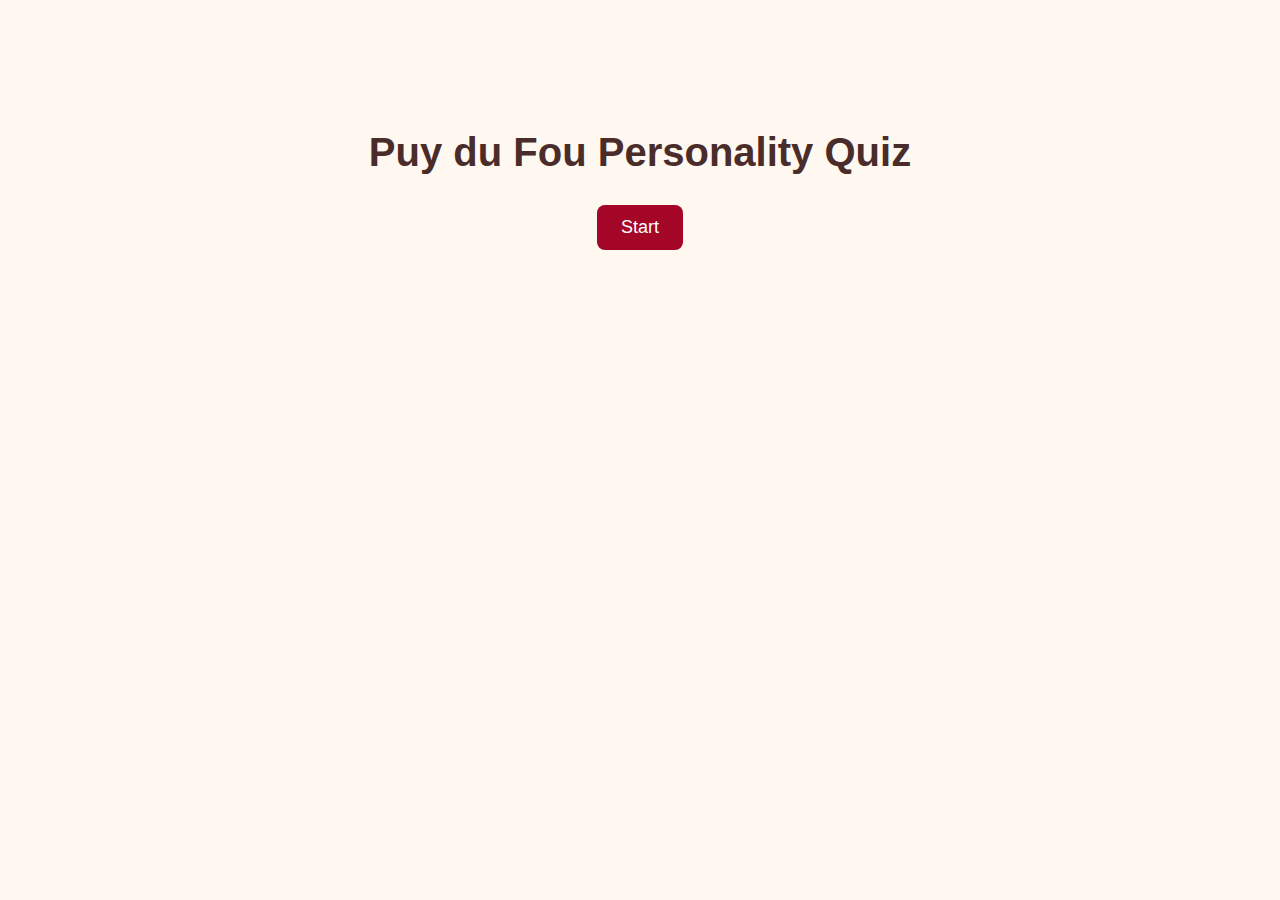
<file: index.html>
<!DOCTYPE html>
<html lang="en">
<head>
  <meta charset="UTF-8" />
  <meta name="viewport" content="width=device-width, initial-scale=1.0"/>
  <title>Puy du Fou Personality Quiz</title>
  <link rel="stylesheet" href="style.css" />
  <style>
    body {
      background-color: #fef8f0;
      font-family: 'Arial', sans-serif;
      text-align: center;
      padding-top: 100px;
    }

    h1 {
      font-size: 2.5em;
      color: #4a2c2a;
      margin-bottom: 30px;
    }

    .start-btn {
      font-size: 18px;
      padding: 12px 24px;
      background-color: #a40628;
      color: white;
      border: none;
      border-radius: 8px;
      cursor: pointer;
    }

    .start-btn:hover {
      background-color: #85051f;
    }
  </style>
</head>
<body>
  <h1>Puy du Fou Personality Quiz</h1>
  <button class="start-btn" onclick="window.location.href='start.html'">Start</button>
</body>
</html>
</file>
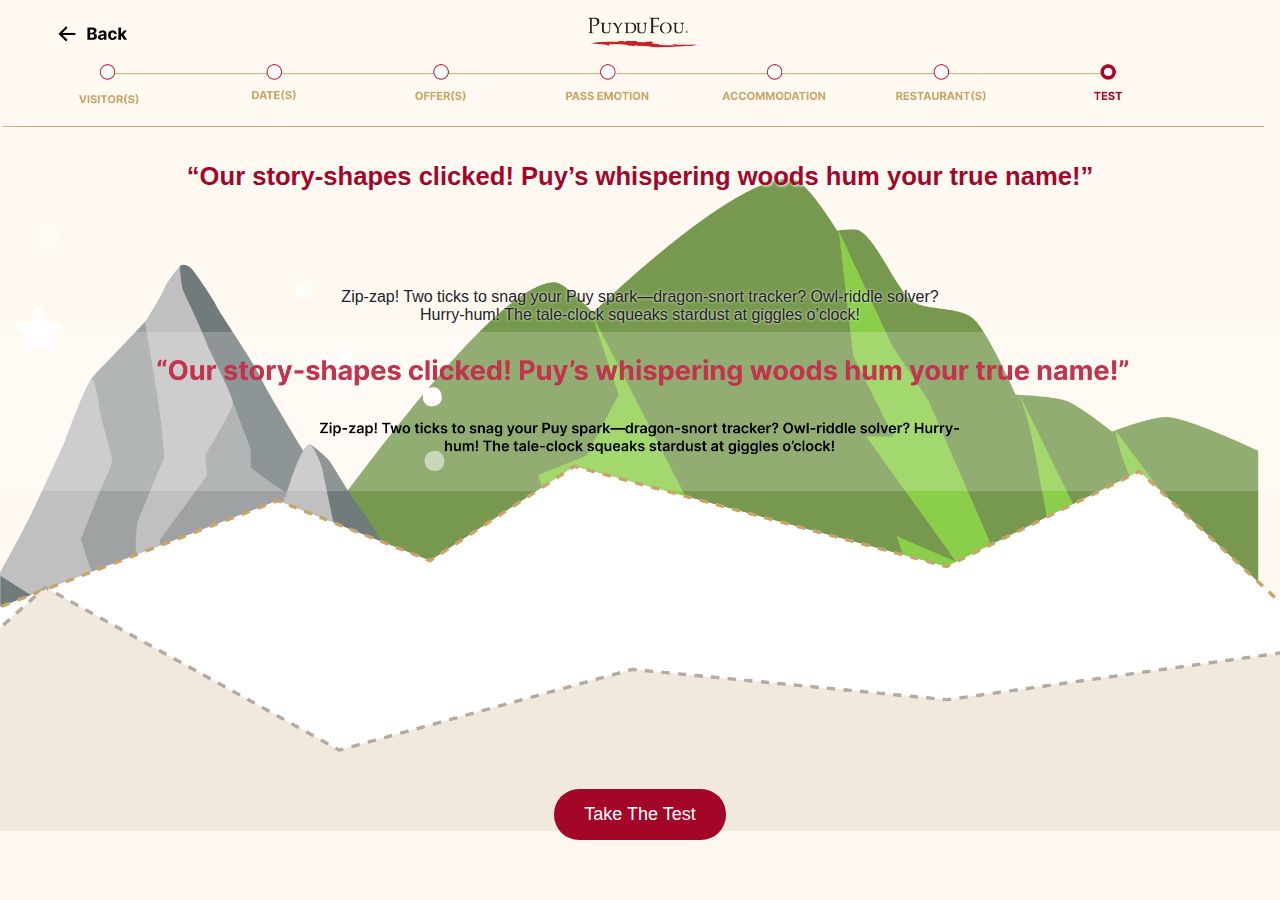
<file: intro.html>
<!DOCTYPE html>
<html lang="en">
<head>
  <meta charset="UTF-8">
  <title>Take the Test</title>
  <style>
    body {
      margin: 0;
      padding: 0;
      height: 100vh;
      background-image: url('img/bg_intro.png');
      background-size: contain;
      background-position: top center;
      background-repeat: no-repeat;
      background-color: #fef8f0;
      font-family: 'Arial', sans-serif;
      display: flex;
      flex-direction: column;
      align-items: center;
      justify-content: flex-end;
    }

    .test-btn {
      margin-bottom: 60px;
      padding: 15px 30px;
      font-size: 18px;
      background-color: #a40628;
      color: white;
      border: none;
      border-radius: 25px;
      cursor: pointer;
      z-index: 10;
    }

    .test-btn:hover {
      background-color: #85051f;
    }

    .overlay-text {
      position: absolute;
      top: 18%;
      width: 80%;
      text-align: center;
      color: #a40628;
      font-size: 1.6em;
      font-weight: bold;
      text-shadow: 1px 1px 3px white;
    }

    .overlay-subtext {
      position: absolute;
      top: 32%;
      width: 80%;
      text-align: center;
      color: #222;
      font-size: 1em;
      text-shadow: 0 0 3px white;
    }
  </style>
</head>

<body>
  <div class="overlay-text">“Our story-shapes clicked! Puy’s whispering woods hum your true name!”</div>
  <div class="overlay-subtext">
    Zip-zap! Two ticks to snag your Puy spark—dragon-snort tracker? Owl-riddle solver?<br>
    Hurry-hum! The tale-clock squeaks stardust at giggles o’clock!
  </div>

  <button class="test-btn" onclick="window.location.href='quiz.html'">Take The Test</button>
</body>
</html>
</file>
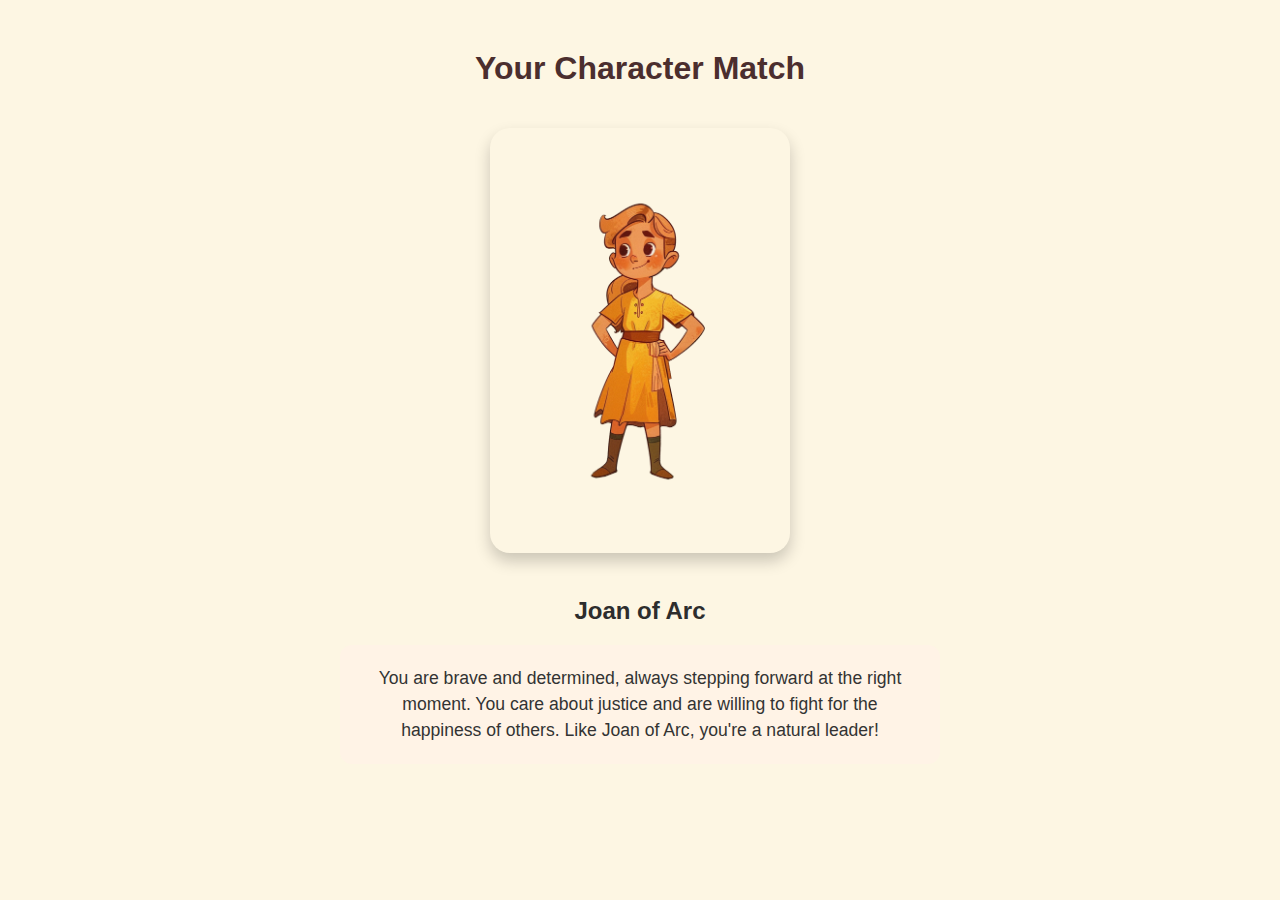
<file: result.html>
<!DOCTYPE html>
<html lang="en">
<head>
  <meta charset="UTF-8">
  <title>Your Puy du Fou Character</title>
  <link rel="stylesheet" href="style.css">
</head>
<body>
  <div id="result-container">
    <h1>Your Character Match</h1>
    <img id="result-img" src="" alt="Character Image" />
    <h2 id="result-name">Loading...</h2>
    <p id="result-desc">Finding your match...</p>
  </div>

  <script>
    const roleDescriptions = {
      "Joan of Arc": "You are brave and determined, always stepping forward at the right moment. You care about justice and are willing to fight for the happiness of others. Like Joan of Arc, you're a natural leader!",
      "Actress": "You love performing and being creative, always making life more fun with your imagination. You enjoy making others smile and being in the spotlight — just like a star on stage!",
      "Viking": "You're a fearless little adventurer who loves challenges and exploring the unknown. You’re full of courage and enjoy roaming the world with friends. Like a Viking, freedom is in your soul!",
      "Eagle": "You're quiet, smart, and observant, enjoying time alone to think and dream. You have your own path and soar high like an eagle in the sky.",
      "Roman": "You respect rules and take responsibility, preferring to keep things organized and in order. You're reliable in a team — brave and disciplined like a Roman warrior!",
      "Musketeer": "You're fun and full of energy, always ready for an adventure with friends! Loyal and friendly, you're like a Musketeer — a cheerful hero who fights for friendship!"
    };

    window.onload = () => {
      const scores = JSON.parse(localStorage.getItem('scores'));
      let topScore = 0;
      let topRole = "Joan of Arc";

      for (const role in scores) {
        if (scores[role] > topScore) {
          topScore = scores[role];
          topRole = role;
        }
      }

      document.getElementById("result-name").innerText = topRole;
      document.getElementById("result-desc").innerText = roleDescriptions[topRole];
      document.getElementById("result-img").src = `img/${topRole.toLowerCase().replaceAll(" ", "_")}.png`;
    };
  </script>
</body>
</html>
</file>
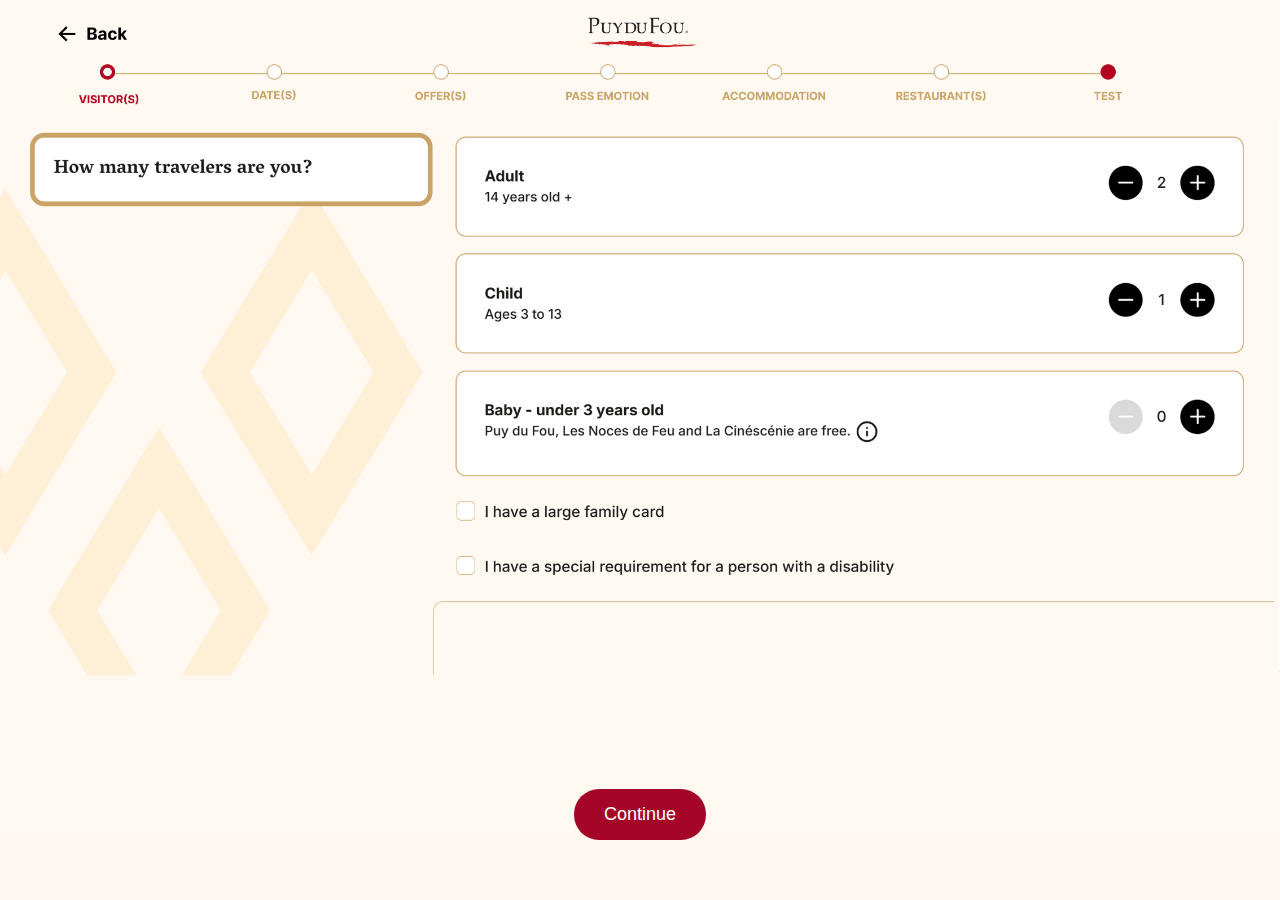
<file: start.html>
<!DOCTYPE html>
<html lang="en">
<head>
  <meta charset="UTF-8">
  <title>Welcome to Puy du Fou Quiz</title>
  <style>
    body {
      background-image: url('img/bg_start.png');
      background-size: contain;
      background-position: top center;
      background-repeat: no-repeat;
      background-color: #fef8f0;
      background-attachment: fixed;
      font-family: 'Arial', sans-serif;
      margin: 0;
      padding: 0;
      height: 100vh;
      overflow-x: hidden;
      display: flex;
      flex-direction: column;
      justify-content: flex-end;
      align-items: center;
    }

    .continue-btn {
      margin-bottom: 60px;
      padding: 15px 30px;
      font-size: 18px;
      background-color: #a40628;
      color: white;
      border: none;
      border-radius: 25px;
      cursor: pointer;
    }

    .continue-btn:hover {
      background-color: #85051f;
    }
  </style>
</head>
<body>
  <button class="continue-btn" onclick="window.location.href='intro.html'">Continue</button>
</body>
</html>
</file>
<file: style.css>
/* General Page Layout */
body {
  font-family: 'Arial', sans-serif;
  background-color: #fdf6e3;
  color: #333;
  text-align: center;
  margin: 0;
  padding: 0;
}

h1 {
  margin-top: 30px;
  font-size: 2em;
  color: #4b2e2e;
}

h2 {
  color: #2d2d2d;
}

#quiz-container, #result-container {
  max-width: 600px;
  margin: 0 auto;
  padding: 20px;
}

#question-text {
  font-size: 1.4em;
  margin-bottom: 40px;
}

.button-group {
  display: flex;
  flex-direction: column;
  gap: 20px;
}

.option-btn {
  font-size: 1.2em;
  padding: 15px 20px;
  background-color: #d3b58f;
  color: white;
  border: none;
  border-radius: 12px;
  cursor: pointer;
  transition: background-color 0.3s;
}

.option-btn:hover {
  background-color: #b2906b;
}

/* Result image */
#result-img {
  width: 60%;
  max-width: 300px;
  margin: 20px auto;
  border-radius: 20px;
  box-shadow: 0 8px 16px rgba(0,0,0,0.2);
}

#result-desc {
  font-size: 1.1em;
  padding: 20px;
  background-color: #fff3e6;
  border-radius: 12px;
  margin-top: 20px;
  line-height: 1.5;
}
</file>
